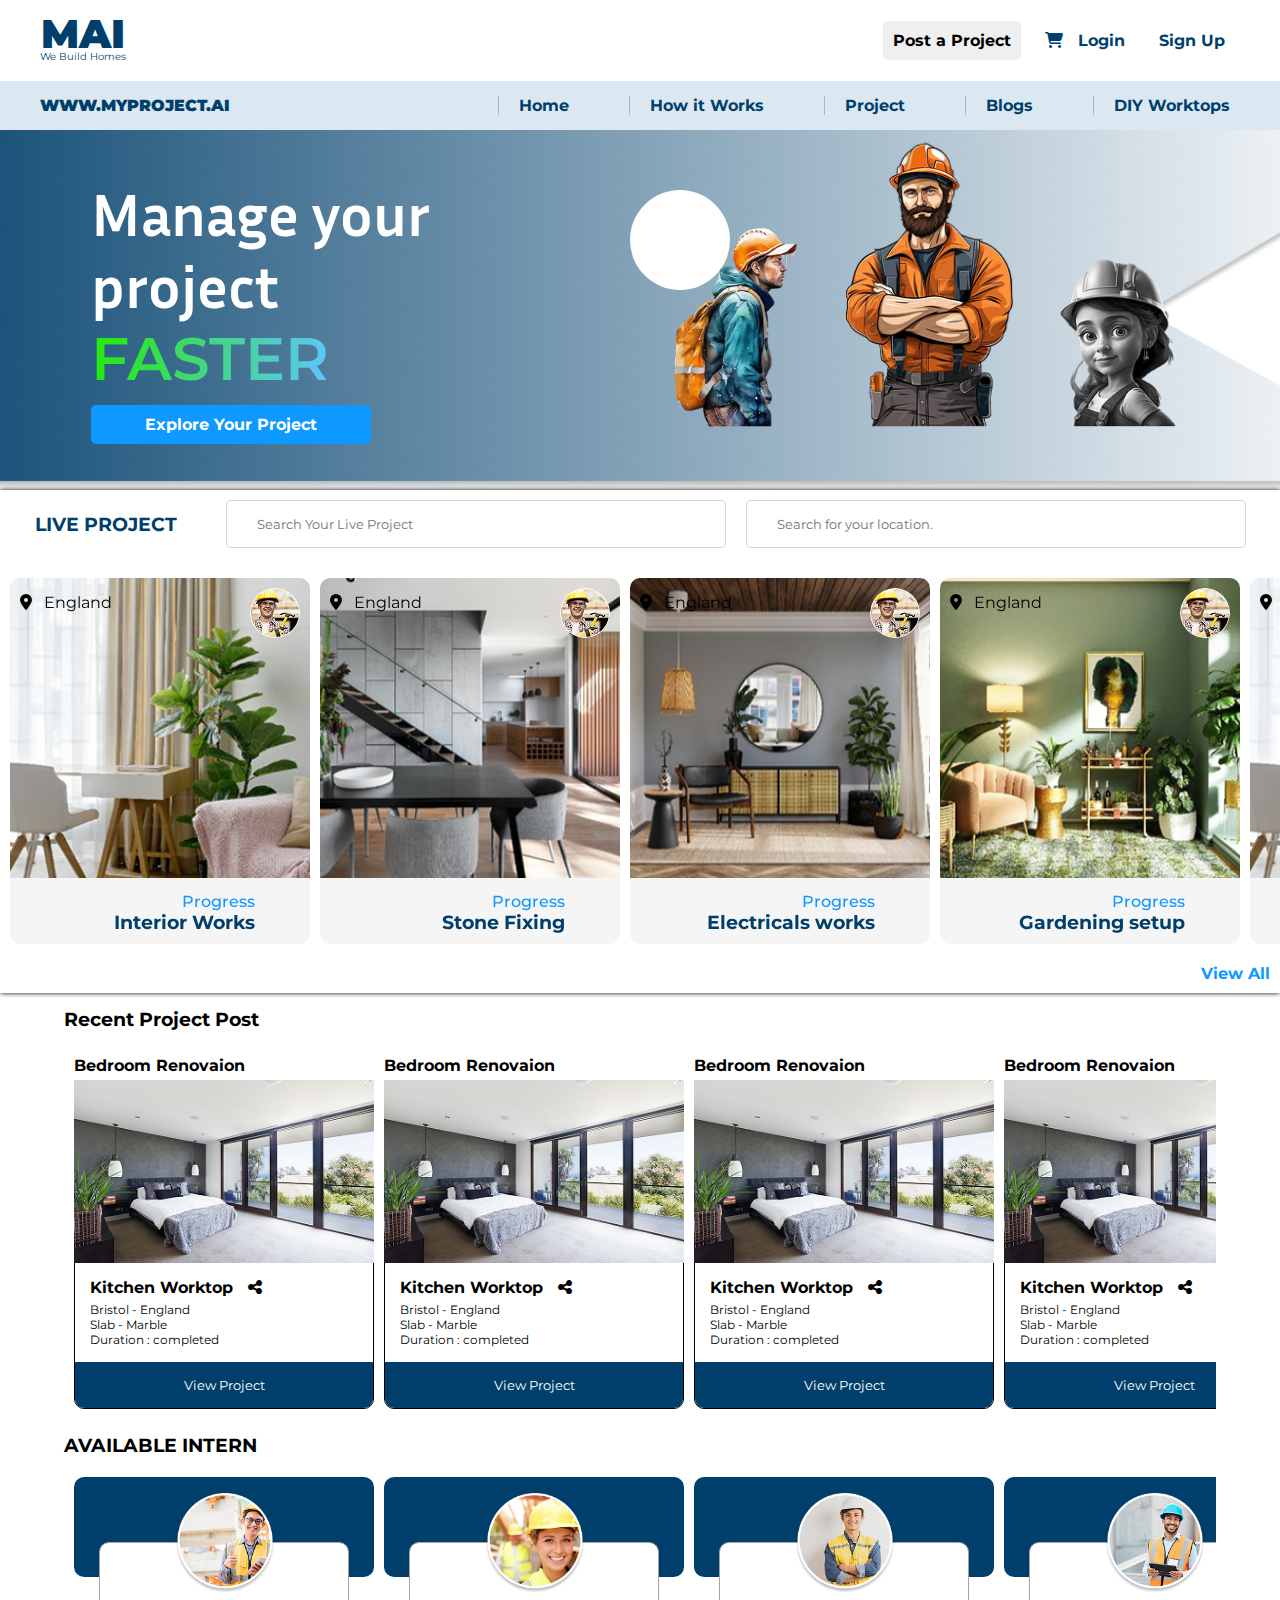
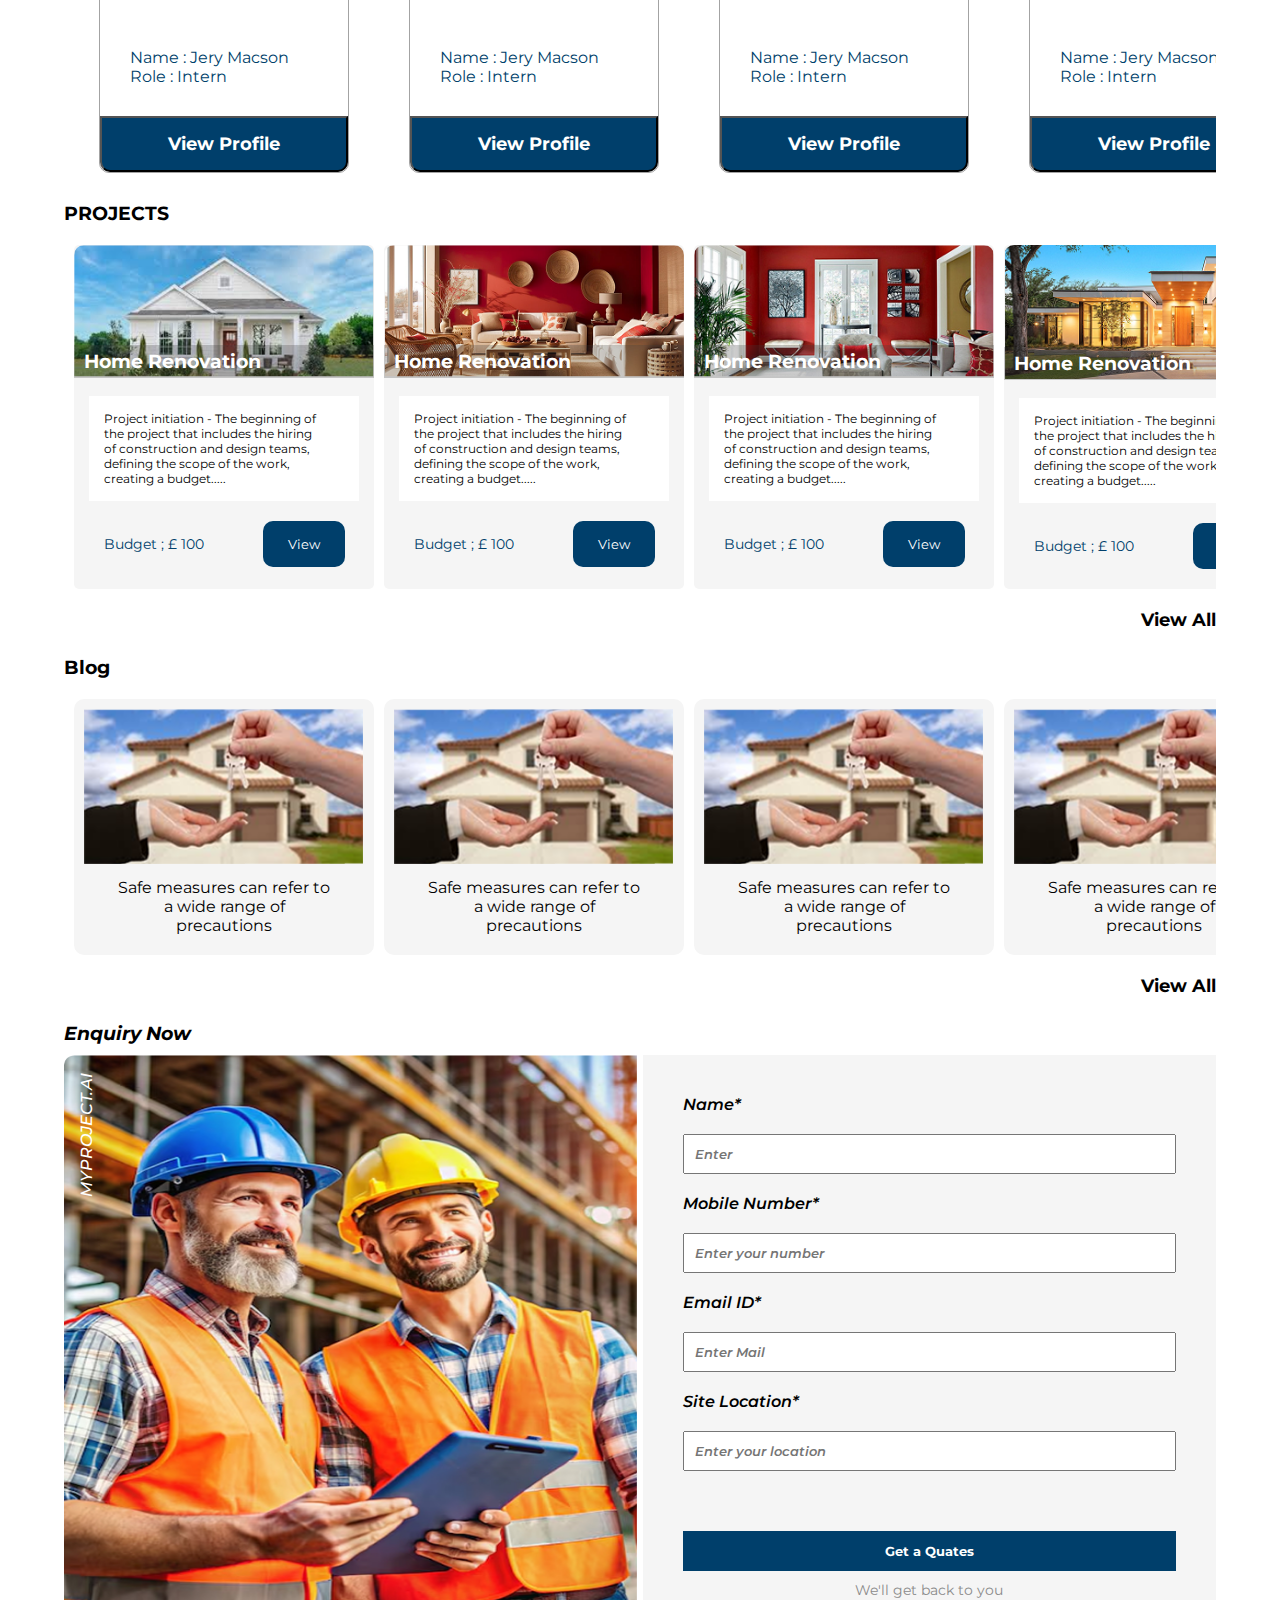
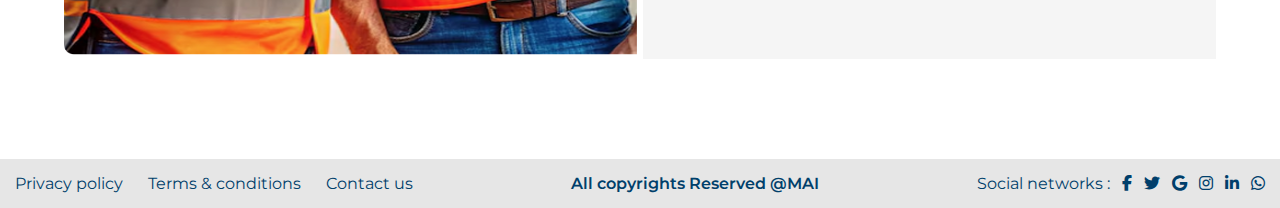
<file: index.html>
<!DOCTYPE html>
<html lang="en">
<head>
    <meta charset="UTF-8">
    <meta name="viewport" content="width=device-width, initial-scale=1.0">
    <title>Assessment's</title>
    <link rel="stylesheet" href="https://cdnjs.cloudflare.com/ajax/libs/font-awesome/6.7.2/css/all.min.css" integrity="sha512-Evv84Mr4kqVGRNSgIGL/F/aIDqQb7xQ2vcrdIwxfjThSH8CSR7PBEakCr51Ck+w+/U6swU2Im1vVX0SVk9ABhg==" crossorigin="anonymous" referrerpolicy="no-referrer" />
    <link rel="stylesheet" href="styles.css">
</head>
<body>
    <header class="header">
        <div class="top-head">
            <div class="logo">
                <h1>MAI</h1>
                <p>We Build Homes</p>
            </div>
            <div class="project-buttons">
                <a href="/pages/post-project.html">Post a Project</a>
                <button><i class="fa-solid fa-cart-shopping"></i> &nbsp; Login</button>
                <button>Sign Up</button>
            </div>
        </div>
        <div class="navbar">
            <div class="cname">WWW.MYPROJECT.AI</div>
            <div class="hamburger" onclick="toggleMenu()">☰</div>
            <nav class="navbar-menu">
                <ul style="list-style: none;">
                    <li><a href="/index.html">Home</a></li>
                    <li><a href="#">How it Works</a></li>
                    <li><a href="/pages/project.html">Project</a></li>
                    <li><a href="#">Blogs</a></li>
                    <li><a href="#">DIY Worktops</a></li>
                </ul>
            </nav>
        </div>
    </header>
    <main>
        <section class="hero-section">
            <div class="main-banner">
                <div class="circle">
                </div>
                <div class="hero-text">
                    <h1>Manage your project <span id="changing-text">FASTER</span></h1>
                    <a href="/pages/post-project.html"><button> Explore Your Project</button></a>
                </div>
                <div class="hero-img">
                    <!-- <img src="/assets/images/Screenshot_2024-08-05_153734-removebg-preview 1.png" alt=""> -->
                    <img src="/assets/images/Screenshot_2024-08-05_153734-removebg-preview 1.png" alt="">
                    <img src="/assets/images/image 124.png" alt="">
                    <img src="/assets/images/Group 4613.png" alt="">
                </div>
            </div>
        </section>
        <section class="live-projects">
            <div class="lproject-head">
                <h3>LIVE PROJECT</h3>
                <div class="inputs">
                    <input type="text" placeholder="Search Your Live Project">
                    <input type="text" placeholder="Search for your location.">
                </div>
            </div>
            <div class="carousel-live">
                <div class="lproject-card">
                    <img src="/assets/images/Rectangle 215.png" alt="Interior Works">
                    <div class="pcandl">
                        <p class="card-lo"><i class="fa-solid fa-location-dot"></i> &nbsp; England</p>
                        <img src="/assets/images/Ellipse 128.png" alt="project cordinator">
                    </div>
                    <div class="card-text">
                        <p>Progress</p>
                        <h3>Interior Works</h3>
                    </div>
                </div>
                <div class="lproject-card">
                    <img src="/assets/images/Rectangle 216.png" alt="Interior Works">
                    <div class="pcandl">
                        <p class="card-lo"><i class="fa-solid fa-location-dot"></i> &nbsp; England</p>
                        <img src="/assets/images/Ellipse 128.png" alt="project cordinator">
                    </div>
                    <div class="card-text">
                        <p>Progress</p>
                        <h3>Stone Fixing</h3>
                    </div>
                </div>
                <div class="lproject-card">
                    <img src="/assets/images/Rectangle 217.png" alt="Interior Works">
                    <div class="pcandl">
                        <p class="card-lo"><i class="fa-solid fa-location-dot"></i> &nbsp; England</p>
                        <img src="/assets/images/Ellipse 128.png" alt="project cordinator">
                    </div>
                    <div class="card-text">
                        <p>Progress</p>
                        <h3>Electricals works</h3>
                    </div>
                </div>
                <div class="lproject-card">
                    <img src="/assets/images/Rectangle 218.png" alt="Interior Works">
                    <div class="pcandl">
                        <p class="card-lo"><i class="fa-solid fa-location-dot"></i> &nbsp; England</p>
                        <img src="/assets/images/Ellipse 128.png" alt="project cordinator">
                    </div>
                    <div class="card-text">
                        <p>Progress</p>
                        <h3>Gardening setup</h3>
                    </div>
                </div>
                <div class="lproject-card">
                    <img src="/assets/images/Rectangle 215.png" alt="Interior Works">
                    <div class="pcandl">
                        <p class="card-lo"><i class="fa-solid fa-location-dot"></i> &nbsp; England</p>
                        <img src="/assets/images/Ellipse 128.png" alt="project cordinator">
                    </div>
                    <div class="card-text">
                        <p>Progress</p>
                        <h3>Interior Works</h3>
                    </div>
                </div>
                <div class="lproject-card">
                    <img src="/assets/images/Rectangle 216.png" alt="Interior Works">
                    <div class="pcandl">
                        <p class="card-lo"><i class="fa-solid fa-location-dot"></i> &nbsp; England</p>
                        <img src="/assets/images/Ellipse 128.png" alt="project cordinator">
                    </div>
                    <div class="card-text">
                        <p>Progress</p>
                        <h3>Stone Fixing</h3>
                    </div>
                </div>
                <div class="lproject-card">
                    <img src="/assets/images/Rectangle 217.png" alt="Interior Works">
                    <div class="pcandl">
                        <p class="card-lo"><i class="fa-solid fa-location-dot"></i> &nbsp; England</p>
                        <img src="/assets/images/Ellipse 128.png" alt="project cordinator">
                    </div>
                    <div class="card-text">
                        <p>Progress</p>
                        <h3>Electricals works</h3>
                    </div>
                </div>
                <div class="lproject-card">
                    <img src="/assets/images/Rectangle 218.png" alt="Interior Works">
                    <div class="pcandl">
                        <p class="card-lo"><i class="fa-solid fa-location-dot"></i> &nbsp; England</p>
                        <img src="/assets/images/Ellipse 128.png" alt="project cordinator">
                    </div>
                    <div class="card-text">
                        <p>Progress</p>
                        <h3>Gardening setup</h3>
                    </div>
                </div>
                <div class="lproject-card">
                    <img src="/assets/images/Rectangle 217.png" alt="Interior Works">
                    <div class="pcandl">
                        <p class="card-lo"><i class="fa-solid fa-location-dot"></i> &nbsp; England</p>
                        <img src="/assets/images/Ellipse 128.png" alt="project cordinator">
                    </div>
                    <div class="card-text">
                        <p>Progress</p>
                        <h3>Electricals works</h3>
                    </div>
                </div>
                <div class="lproject-card">
                    <img src="/assets/images/Rectangle 218.png" alt="Interior Works">
                    <div class="pcandl">
                        <p class="card-lo"><i class="fa-solid fa-location-dot"></i> &nbsp; England</p>
                        <img src="/assets/images/Ellipse 128.png" alt="project cordinator">
                    </div>
                    <div class="card-text">
                        <p>Progress</p>
                        <h3>Gardening setup</h3>
                    </div>
                </div>
                <div class="lproject-card">
                    <img src="/assets/images/Rectangle 215.png" alt="Interior Works">
                    <div class="pcandl">
                        <p class="card-lo"><i class="fa-solid fa-location-dot"></i> &nbsp; England</p>
                        <img src="/assets/images/Ellipse 128.png" alt="project cordinator">
                    </div>
                    <div class="card-text">
                        <p>Progress</p>
                        <h3>Interior Works</h3>
                    </div>
                </div>
                <div class="lproject-card">
                    <img src="/assets/images/Rectangle 216.png" alt="Interior Works">
                    <div class="pcandl">
                        <p class="card-lo"><i class="fa-solid fa-location-dot"></i> &nbsp; England</p>
                        <img src="/assets/images/Ellipse 128.png" alt="project cordinator">
                    </div>
                    <div class="card-text">
                        <p>Progress</p>
                        <h3>Stone Fixing</h3>
                    </div>
                </div>
                <div class="lproject-card">
                    <img src="/assets/images/Rectangle 217.png" alt="Interior Works">
                    <div class="pcandl">
                        <p class="card-lo"><i class="fa-solid fa-location-dot"></i> &nbsp; England</p>
                        <img src="/assets/images/Ellipse 128.png" alt="project cordinator">
                    </div>
                    <div class="card-text">
                        <p>Progress</p>
                        <h3>Electricals works</h3>
                    </div>
                </div>
                <div class="lproject-card">
                    <img src="/assets/images/Rectangle 218.png" alt="Interior Works">
                    <div class="pcandl">
                        <p class="card-lo"><i class="fa-solid fa-location-dot"></i> &nbsp; England</p>
                        <img src="/assets/images/Ellipse 128.png" alt="project cordinator">
                    </div>
                    <div class="card-text">
                        <p>Progress</p>
                        <h3>Gardening setup</h3>
                    </div>
                </div>
                <div class="lproject-card">
                    <img src="/assets/images/Rectangle 215.png" alt="Interior Works">
                    <div class="pcandl">
                        <p class="card-lo"><i class="fa-solid fa-location-dot"></i> &nbsp; England</p>
                        <img src="/assets/images/Ellipse 128.png" alt="project cordinator">
                    </div>
                    <div class="card-text">
                        <p>Progress</p>
                        <h3>Interior Works</h3>
                    </div>
                </div>
                <div class="lproject-card">
                    <img src="/assets/images/Rectangle 216.png" alt="Interior Works">
                    <div class="pcandl">
                        <p class="card-lo"><i class="fa-solid fa-location-dot"></i> &nbsp; England</p>
                        <img src="/assets/images/Ellipse 128.png" alt="project cordinator">
                    </div>
                    <div class="card-text">
                        <p>Progress</p>
                        <h3>Stone Fixing</h3>
                    </div>
                </div>
                <div class="lproject-card">
                    <img src="/assets/images/Rectangle 217.png" alt="Interior Works">
                    <div class="pcandl">
                        <p class="card-lo"><i class="fa-solid fa-location-dot"></i> &nbsp; England</p>
                        <img src="/assets/images/Ellipse 128.png" alt="project cordinator">
                    </div>
                    <div class="card-text">
                        <p>Progress</p>
                        <h3>Electricals works</h3>
                    </div>
                </div>
                <div class="lproject-card">
                    <img src="/assets/images/Rectangle 218.png" alt="Interior Works">
                    <div class="pcandl">
                        <p class="card-lo"><i class="fa-solid fa-location-dot"></i> &nbsp; England</p>
                        <img src="/assets/images/Ellipse 128.png" alt="project cordinator">
                    </div>
                    <div class="card-text">
                        <p>Progress</p>
                        <h3>Gardening setup</h3>
                    </div>
                </div>
                <div class="lproject-card">
                    <img src="/assets/images/Rectangle 217.png" alt="Interior Works">
                    <div class="pcandl">
                        <p class="card-lo"><i class="fa-solid fa-location-dot"></i> &nbsp; England</p>
                        <img src="/assets/images/Ellipse 128.png" alt="project cordinator">
                    </div>
                    <div class="card-text">
                        <p>Progress</p>
                        <h3>Electricals works</h3>
                    </div>
                </div>
                <div class="lproject-card">
                    <img src="/assets/images/Rectangle 218.png" alt="Interior Works">
                    <div class="pcandl">
                        <p class="card-lo"><i class="fa-solid fa-location-dot"></i> &nbsp; England</p>
                        <img src="/assets/images/Ellipse 128.png" alt="project cordinator">
                    </div>
                    <div class="card-text">
                        <p>Progress</p>
                        <h3>Gardening setup</h3>
                    </div>
                </div>
                
            </div>
            <div class="all">
                <a href="">View All</a>
            </div>
        </section>

        <section class="recent-projects">
            <div class="recent-head">
                <h3>Recent Project Post</h3>
            </div>
            <div class="carousel-recent">
                <div class="recent-card">
                    <h3>Bedroom Renovaion</h3>
                    <img src="/assets/images/Rectangle 220.png" alt="Interior Works">
                    <div class="recents">
                        <div class="recent-text">   
                            <div class="recent-pname">
                                <h3>Kitchen Worktop &nbsp; <i class="fa-solid fa-share-nodes"></i></h3>
                            </div>
                            <ul style="list-style-type: none; font-size:12px">
                                <li>Bristol - England</li>
                                <li>Slab - Marble</li>
                                <li>Duration : completed</li>
                            </ul>
                        </div>
                        <button>View Project</button>
                    </div>
                </div>
                <div class="recent-card">
                    <h3>Bedroom Renovaion</h3>
                    <img src="/assets/images/Rectangle 220.png" alt="Interior Works">
                    <div class="recents">
                        <div class="recent-text">   
                            <div class="recent-pname">
                                <h3>Kitchen Worktop &nbsp; <i class="fa-solid fa-share-nodes"></i></h3>
                            </div>
                            <ul style="list-style-type: none; font-size:12px">
                                <li>Bristol - England</li>
                                <li>Slab - Marble</li>
                                <li>Duration : completed</li>
                            </ul>
                        </div>
                        <button>View Project</button>
                    </div>
                </div>
                <div class="recent-card">
                    <h3>Bedroom Renovaion</h3>
                    <img src="/assets/images/Rectangle 220.png" alt="Interior Works">
                    <div class="recents">
                        <div class="recent-text">   
                            <div class="recent-pname">
                                <h3>Kitchen Worktop &nbsp; <i class="fa-solid fa-share-nodes"></i></h3>
                            </div>
                            <ul style="list-style-type: none; font-size:12px">
                                <li>Bristol - England</li>
                                <li>Slab - Marble</li>
                                <li>Duration : completed</li>
                            </ul>
                        </div>
                        <button>View Project</button>
                    </div>
                </div>
                <div class="recent-card">
                    <h3>Bedroom Renovaion</h3>
                    <img src="/assets/images/Rectangle 220.png" alt="Interior Works">
                    <div class="recents">
                        <div class="recent-text">   
                            <div class="recent-pname">
                                <h3>Kitchen Worktop &nbsp; <i class="fa-solid fa-share-nodes"></i></h3>
                            </div>
                            <ul style="list-style-type: none; font-size:12px">
                                <li>Bristol - England</li>
                                <li>Slab - Marble</li>
                                <li>Duration : completed</li>
                            </ul>
                        </div>
                        <button>View Project</button>
                    </div>
                </div>
                <div class="recent-card">
                    <h3>Bedroom Renovaion</h3>
                    <img src="/assets/images/Rectangle 220.png" alt="Interior Works">
                    <div class="recents">
                        <div class="recent-text">   
                            <div class="recent-pname">
                                <h3>Kitchen Worktop &nbsp; <i class="fa-solid fa-share-nodes"></i></h3>
                            </div>
                            <ul style="list-style-type: none; font-size:12px">
                                <li>Bristol - England</li>
                                <li>Slab - Marble</li>
                                <li>Duration : completed</li>
                            </ul>
                        </div>
                        <button>View Project</button>
                    </div>
                </div>
                <div class="recent-card">
                    <h3>Bedroom Renovaion</h3>
                    <img src="/assets/images/Rectangle 220.png" alt="Interior Works">
                    <div class="recents">
                        <div class="recent-text">   
                            <div class="recent-pname">
                                <h3>Kitchen Worktop &nbsp; <i class="fa-solid fa-share-nodes"></i></h3>
                            </div>
                            <ul style="list-style-type: none; font-size:12px">
                                <li>Bristol - England</li>
                                <li>Slab - Marble</li>
                                <li>Duration : completed</li>
                            </ul>
                        </div>
                        <button>View Project</button>
                    </div>
                </div>
                <div class="recent-card">
                    <h3>Bedroom Renovaion</h3>
                    <img src="/assets/images/Rectangle 220.png" alt="Interior Works">
                    <div class="recents">
                        <div class="recent-text">   
                            <div class="recent-pname">
                                <h3>Kitchen Worktop &nbsp; <i class="fa-solid fa-share-nodes"></i></h3>
                            </div>
                            <ul style="list-style-type: none; font-size:12px">
                                <li>Bristol - England</li>
                                <li>Slab - Marble</li>
                                <li>Duration : completed</li>
                            </ul>
                        </div>
                        <button>View Project</button>
                    </div>
                </div>
                
            </div>
        </section>

        
        <section class="interns">
            <div class="intern-head">
                <h3>AVAILABLE INTERN</h3>
            </div>
            <div class="carousel-intern">
                <div class="intern-card">
                    <div class="intern-member-card">
                        <img src="/assets/images//Ellipse 137.png" alt="">
                        <ul style="list-style-type: none;">
                            <li>Name : Jery Macson</li>
                            <li>Role : Intern</li>
                        </ul>
                        <button>View Profile</button>
                    </div>
                </div>
                <div class="intern-card">
                    <div class="intern-member-card">
                        <img src="/assets/images//Ellipse 137 (1).png" alt="">
                        <ul style="list-style-type: none;">
                            <li>Name : Jery Macson</li>
                            <li>Role : Intern</li>
                        </ul>
                        <button>View Profile</button>
                    </div>
                </div>
                <div class="intern-card">
                    <div class="intern-member-card">
                        <img src="/assets/images//Ellipse 137 (2).png" alt="">
                        <ul style="list-style-type: none;">
                            <li>Name : Jery Macson</li>
                            <li>Role : Intern</li>
                        </ul>
                        <button>View Profile</button>
                    </div>
                </div>
                <div class="intern-card">
                    <div class="intern-member-card">
                        <img src="/assets/images//Ellipse 137 (3).png" alt="">
                        <ul style="list-style-type: none;">
                            <li>Name : Jery Macson</li>
                            <li>Role : Intern</li>
                        </ul>
                        <button>View Profile</button>
                    </div>
                </div>
                <div class="intern-card">
                    <div class="intern-member-card">
                        <img src="/assets/images//Ellipse 137.png" alt="">
                        <ul style="list-style-type: none;">
                            <li>Name : Jery Macson</li>
                            <li>Role : Intern</li>
                        </ul>
                        <button>View Profile</button>
                    </div>
                </div>
                <div class="intern-card">
                    <div class="intern-member-card">
                        <img src="/assets/images//Ellipse 137 (1).png" alt="">
                        <ul style="list-style-type: none;">
                            <li>Name : Jery Macson</li>
                            <li>Role : Intern</li>
                        </ul>
                        <button>View Profile</button>
                    </div>
                </div>
                <div class="intern-card">
                    <div class="intern-member-card">
                        <img src="/assets/images//Ellipse 137 (2).png" alt="">
                        <ul style="list-style-type: none;">
                            <li>Name : Jery Macson</li>
                            <li>Role : Intern</li>
                        </ul>
                        <button>View Profile</button>
                    </div>
                </div>
                <div class="intern-card">
                    <div class="intern-member-card">
                        <img src="/assets/images//Ellipse 137 (3).png" alt="">
                        <ul style="list-style-type: none;">
                            <li>Name : Jery Macson</li>
                            <li>Role : Intern</li>
                        </ul>
                        <button>View Profile</button>
                    </div>
                </div>
            
            </div>
        </section>

        <section class="projects">
            <div class="project-head">
                <h3>PROJECTS</h3>
            </div>
            <div class="carousel-project">
                <div class="project-card">
                    <div class="project-img">
                        <img src="/assets/images/Rectangle 3580.png" alt="">
                        <h3>Home Renovation</h3>
                    </div>
                    <p class="project-desc">
                        Project initiation - The beginning of <br> the project that includes the hiring <br> of construction and design teams, <br> defining the scope of the work, <br> creating a budget.....
                    </p>
                    <div class="project-budget-view">
                        <p>Budget ;  £ 100</p>
                        <button>View</button>
                    </div>
                </div>
                <div class="project-card">
                    <div class="project-img">
                        <img src="/assets/images/Rectangle 3580 (1).png" alt="">
                        <h3>Home Renovation</h3>
                    </div>
                    <p class="project-desc">
                        Project initiation - The beginning of <br> the project that includes the hiring <br> of construction and design teams, <br> defining the scope of the work, <br> creating a budget.....
                    </p>
                    <div class="project-budget-view">
                        <p>Budget ;  £ 100</p>
                        <button>View</button>
                    </div>
                </div>
                <div class="project-card">
                    <div class="project-img">
                        <img src="/assets/images/Rectangle 3580 (2).png" alt="">
                        <h3>Home Renovation</h3>
                    </div>
                    <p class="project-desc">
                        Project initiation - The beginning of <br> the project that includes the hiring <br> of construction and design teams, <br> defining the scope of the work, <br> creating a budget.....
                    </p>
                    <div class="project-budget-view">
                        <p>Budget ;  £ 100</p>
                        <button>View</button>
                    </div>
                </div>
                <div class="project-card">
                    <div class="project-img">
                        <img src="/assets/images/Rectangle 3580 (3).png" alt="">
                        <h3>Home Renovation</h3>
                    </div>
                    <p class="project-desc">
                        Project initiation - The beginning of <br> the project that includes the hiring <br> of construction and design teams, <br> defining the scope of the work, <br> creating a budget.....
                    </p>
                    <div class="project-budget-view">
                        <p>Budget ;  £ 100</p>
                        <button>View</button>
                    </div>
                </div>
                <div class="project-card">
                    <div class="project-img">
                        <img src="/assets/images/Rectangle 3580.png" alt="">
                        <h3>Home Renovation</h3>
                    </div>
                    <p class="project-desc">
                        Project initiation - The beginning of <br> the project that includes the hiring <br> of construction and design teams, <br> defining the scope of the work, <br> creating a budget.....
                    </p>
                    <div class="project-budget-view">
                        <p>Budget ;  £ 100</p>
                        <button>View</button>
                    </div>
                </div>
                <div class="project-card">
                    <div class="project-img">
                        <img src="/assets/images/Rectangle 3580 (3).png" alt="">
                        <h3>Home Renovation</h3>
                    </div>
                    <p class="project-desc">
                        Project initiation - The beginning of <br> the project that includes the hiring <br> of construction and design teams, <br> defining the scope of the work, <br> creating a budget.....
                    </p>
                    <div class="project-budget-view">
                        <p>Budget ;  £ 100</p>
                        <button>View</button>
                    </div>
                </div>
                <div class="project-card">
                    <div class="project-img">
                        <img src="/assets/images/Rectangle 3580.png" alt="">
                        <h3>Home Renovation</h3>
                    </div>
                    <p class="project-desc">
                        Project initiation - The beginning of <br> the project that includes the hiring <br> of construction and design teams, <br> defining the scope of the work, <br> creating a budget.....
                    </p>
                    <div class="project-budget-view">
                        <p>Budget ;  £ 100</p>
                        <button>View</button>
                    </div>
                </div>
            </div>
            <div class="all-project">
                <a href="">View All</a>
            </div>
        </section>
        <section class="blog">
            <div class="blog-head">
                <h3>Blog</h3>
            </div>
            <div class="carousel-blog">
                <div class="blog-card">
                    <div class="blog-img">
                        <img src="/assets/images/Rectangle 262.png" alt="">
                        <p class="blog-desc">Safe measures can refer to <br> a wide range of <br> precautions</p>
                    </div>
                </div>
                <div class="blog-card">
                    <div class="blog-img">
                        <img src="/assets/images/Rectangle 262.png" alt="">
                        <p class="blog-desc">Safe measures can refer to <br> a wide range of <br> precautions</p>
                    </div>
                </div>
                <div class="blog-card">
                    <div class="blog-img">
                        <img src="/assets/images/Rectangle 262.png" alt="">
                        <p class="blog-desc">Safe measures can refer to <br> a wide range of <br> precautions</p>
                    </div>
                </div>
                <div class="blog-card">
                    <div class="blog-img">
                        <img src="/assets/images/Rectangle 262.png" alt="">
                        <p class="blog-desc">Safe measures can refer to <br> a wide range of <br> precautions</p>
                    </div>
                </div>
                <div class="blog-card">
                    <div class="blog-img">
                        <img src="/assets/images/Rectangle 262.png" alt="">
                        <p class="blog-desc">Safe measures can refer to <br> a wide range of <br> precautions</p>
                    </div>
                </div>
                <div class="blog-card">
                    <div class="blog-img">
                        <img src="/assets/images/Rectangle 262.png" alt="">
                        <p class="blog-desc">Safe measures can refer to <br> a wide range of <br> precautions</p>
                    </div>
                </div>
                
            </div>
            <div class="all-blog">
                <a href="">View All</a>
            </div>
        </section>
        <section class="enquiry">
            <div class="enquiry-head">
                <h3 style="font-style: italic;">Enquiry Now</h3>
            </div>
            <div class="enquiry-contact">
                <div class="enquiry-img">
                    <img src="/assets/images/image.png" alt="">
                    <h4>MYPROJECT.AI</h4>
                </div>
                <div class="enquiry-form">
                    <form action="">
                        <label for="name">Name*</label>
                        <input type="text" placeholder="Enter" required>
                        <label for="number">Mobile Number*</label>
                        <input type="number" placeholder="Enter your number" required>
                        <label for="mail">Email ID*</label>
                        <input type="email" placeholder="Enter Mail" required>
                        <label for="location">Site Location*</label>
                        <input type="text" placeholder="Enter your location" required>
                        <button class="button">Get a Quates</button>
                        <p>We'll get back to you</p>
                    </form>
                </div>
            </div>
        </section>
        <footer>
            <div class="footer-section">
                <ul>
                    <li>Privacy policy</li>
                    <li>Terms & conditions</li>
                    <li>Contact us</li>
                </ul>
                <div class="copy-rights">
                    <p>All copyrights Reserved @MAI</p>
                </div>
                <div class="social-media">
                    <p>Social networks : &nbsp; <i class="fa-brands fa-facebook-f"></i> &nbsp; <i class="fa-brands fa-twitter"></i> &nbsp; <i class="fa-brands fa-google"></i> &nbsp; <i class="fa-brands fa-instagram"></i> &nbsp; <i class="fa-brands fa-linkedin-in"></i> &nbsp; <i class="fa-brands fa-whatsapp"></i></p>
                </div>
            </div>
        </footer>
    </main>
    <script src="/script.js"></script>
</body>
</html>
</file>
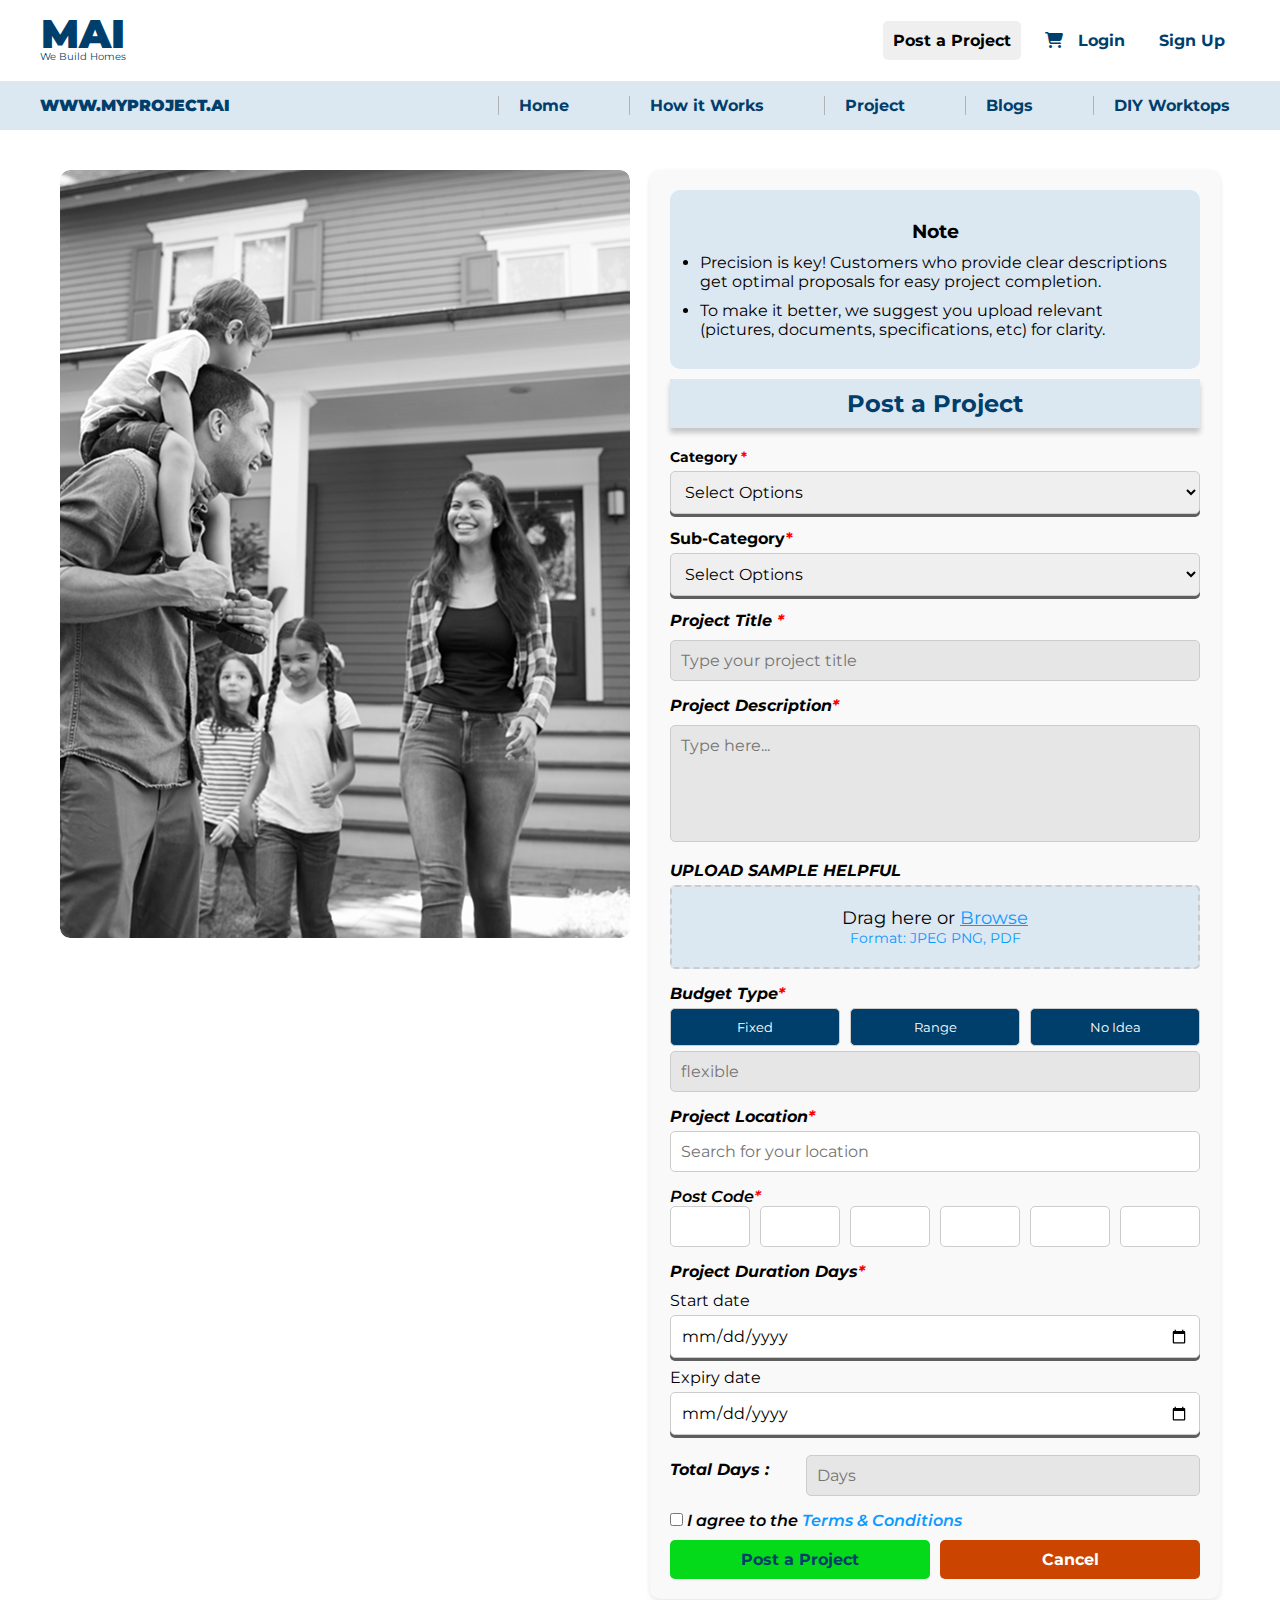
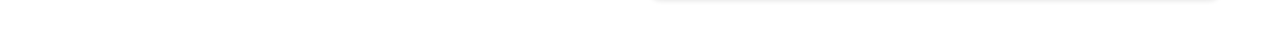
<file: pages/post-project.html>
<!DOCTYPE html>
<html lang="en">
<head>
    <meta charset="UTF-8">
    <meta name="viewport" content="width=device-width, initial-scale=1.0">
    <title>Project Management</title>
    <style>
        
        
        .container {
            max-width: 1200px;
            margin: 20px auto;
            padding: 20px;
            display: flex;
            gap: 20px;
        }

        .image-section img {
            max-width: 100%;
            height: auto;
            border-radius: 10px;
        }

        .form-section {
            flex: 1;
            background: #f9f9f9;
            padding: 20px;
            border-radius: 10px;
            box-shadow: 0 2px 5px rgba(0, 0, 0, 0.1);
        }

        .form-section h2 {
            margin-bottom: 20px;
            color: #0047AB;
        }

        .form-group {
            margin-bottom: 15px;
        }

        .form-group label {
            display: block;
            margin-bottom: 5px;
            font-weight: bold;
        }

        .form-group input, .form-group select, .form-group textarea {
            width: 100%;
            padding: 10px;
            border: 1px solid #ccc;
            border-radius: 5px;
            font-size: 1rem;
        }

        .form-group textarea {
            resize: none;
        }

        .file-input {
            border: 2px dashed #ccc;
            padding: 20px;
            text-align: center;
            color: #aaa;
            cursor: pointer;
            border-radius: 5px;
        }

        .budget-type {
            display: flex;
            gap: 10px;
        }

        .budget-type button {
            flex: 1;
            padding: 10px;
            border: 1px solid #ccc;
            background: #fff;
            cursor: pointer;
            border-radius: 5px;
        }

        .budget-type button.active {
            background: #00ab11;
            color: white;
            border-color: #0047AB;
        }

        .form-actions {
            display: flex;
            gap: 10px;
            justify-content: space-between;
        }

        .form-actions button {
            flex: 1;
            padding: 10px;
            border: none;
            cursor: pointer;
            font-size: 1rem;
            border-radius: 5px;
        }

        .form-actions .submit {
            background-color: #05da1a;
            color: #003F6B;
            font-weight: 700;
        }

        .form-actions .submit:hover {
            background-color: #00D279;
        }

        .form-actions .cancel {
            background-color: #CB4500;
            font-weight: 700;
            color: #fff;
        }

        .form-actions .cancel:hover {
            background-color: #8d2f00;
        }
    </style>
    <link rel="stylesheet" href="https://cdnjs.cloudflare.com/ajax/libs/font-awesome/6.7.2/css/all.min.css" integrity="sha512-Evv84Mr4kqVGRNSgIGL/F/aIDqQb7xQ2vcrdIwxfjThSH8CSR7PBEakCr51Ck+w+/U6swU2Im1vVX0SVk9ABhg==" crossorigin="anonymous" referrerpolicy="no-referrer" />
    <link rel="stylesheet" href="/styles.css">
</head>
<body>
    <header class="header">
        <div class="top-head">
            <div class="logo">
                <h1>MAI</h1>
                <p>We Build Homes</p>
            </div>
            <div class="project-buttons">
                <a href="/pages/post-project.html">Post a Project</a>
                <button><i class="fa-solid fa-cart-shopping"></i> &nbsp; Login</button>
                <button>Sign Up</button>
            </div>
        </div>
        <div class="navbar">
            <div class="cname">WWW.MYPROJECT.AI</div>
            <div class="hamburger" onclick="toggleMenu()">☰</div>
            <nav class="navbar-menu">
                <ul style="list-style: none;">
                    <li><a href="/index.html">Home</a></li>
                    <li><a href="#">How it Works</a></li>
                    <li><a href="/pages/project.html">Project</a></li>
                    <li><a href="#">Blogs</a></li>
                    <li><a href="#">DIY Worktops</a></li>
                </ul>
            </nav>
        </div>
    </header>

    <div class="container">
        <div class="image-section">
            <img src="/assets/images/Rectangle 3391.png" alt="Family Image">
        </div>
        <div class="form-section">
            <div class="notes">
                <h3>Note</h3>
                <ul>
                    <li><p>Precision is key! Customers who provide clear descriptions get optimal proposals for easy project completion.</p></li>
                    <li><p>To make it better, we suggest you upload relevant (pictures, documents, specifications, etc) for clarity.</p></li>
                </ul>
            </div>
            <div class="post-head">
                <h2>Post a Project</h2>
            </div>
            <div class="form-group">
                <label for="category" class="category">Category <span class="red">*</span> </label>
                <select id="category">
                    <option value="">Select Options</option>
                    <option value="1">Option 1</option>
                    <option value="2">Option 2</option>
                </select>
            </div>
            <div class="form-group">
                <label for="sub-category" class="sub-cat">Sub-Category<span class="red">*</span></label>
                <select id="sub-category">
                    <option value="">Select Options</option>
                    <option value="1">Option A</option>
                    <option value="2">Option B</option>
                </select>
            </div>
            <div class="form-group">
                <label for="title">Project Title <span class="red">*</span></label>
                <input type="text" id="title" placeholder="Type your project title">
            </div>
            <div class="form-group">
                <label for="description">Project Description<span class="red">*</span></label>
                <textarea id="description" rows="5" placeholder="Type here..."></textarea>
            </div>
            <div class="form-group">
                <label>UPLOAD SAMPLE HELPFUL</label>
                <div class="file-input">Drag here or <a href="#">Browse</a> <br><p>Format: JPEG PNG, PDF</p></div>
            </div>
            <div class="form-group">
                <label>Budget Type<span class="red">*</span></label>
                <div class="budget-type">
                    <button id="fixed" onclick="selectBudgetType('fixed')">Fixed</button>
                    <button id="range" onclick="selectBudgetType('range')">Range</button>
                    <button id="no-idea" onclick="selectBudgetType('no-idea')">No Idea</button>
                </div>
                <input type="text" id="flexible" placeholder="flexible" readonly>
            </div>
            <div class="form-group">
                <label for="location">Project Location<span class="red">*</span></label>
                <input type="text" id="location" placeholder="Search for your location">
            </div>

            <label for="postcode" >Post Code<span class="red">*</span></label>
            <div class="form-group code">
                <input type="text" id="postcode" maxlength="1">
                <input type="text" id="postcode" maxlength="1">
                <input type="text" id="postcode" maxlength="1">
                <input type="text" id="postcode" maxlength="1">
                <input type="text" id="postcode" maxlength="1">
                <input type="text" id="postcode" maxlength="1">
            </div>
            <div class="form-group">
                <label>Project Duration Days<span class="red">*</span></label>
                <div >
                    <p style="margin-top: 10px;">Start date</p>
                    <input style="margin-top: 5px; box-shadow: 0 3px rgb(94, 94, 94);" type="date" id="start-date">
                    <p style="margin-top: 10px;">Expiry date</p>
                    <input style="margin-top: 5px;  box-shadow: 0 3px rgb(94, 94, 94);" type="date" id="end-date">
                </div>
            </div>
            <div class="form-group" style="display: flex; justify-content:space-around; gap:20px">
                <label style="width: 30%;" for="total-days">Total Days :</label>
                <input type="text" id="total-days" placeholder="Days" readonly>
            </div>
            <div class="form-term">
                <input type="checkbox" id="terms">
                <label for="terms">I agree to the <a href="#" style="text-decoration: none; color:#0D99FF">Terms & Conditions</a></label>
            </div>
            <div class="form-actions">
                <button class="submit" type="sumbit">Post a Project</button>
                <button class="cancel">Cancel</button>
            </div>
        </div>
    </div>
    <script src="/script.js"></script>
</body>
</html>
</file>
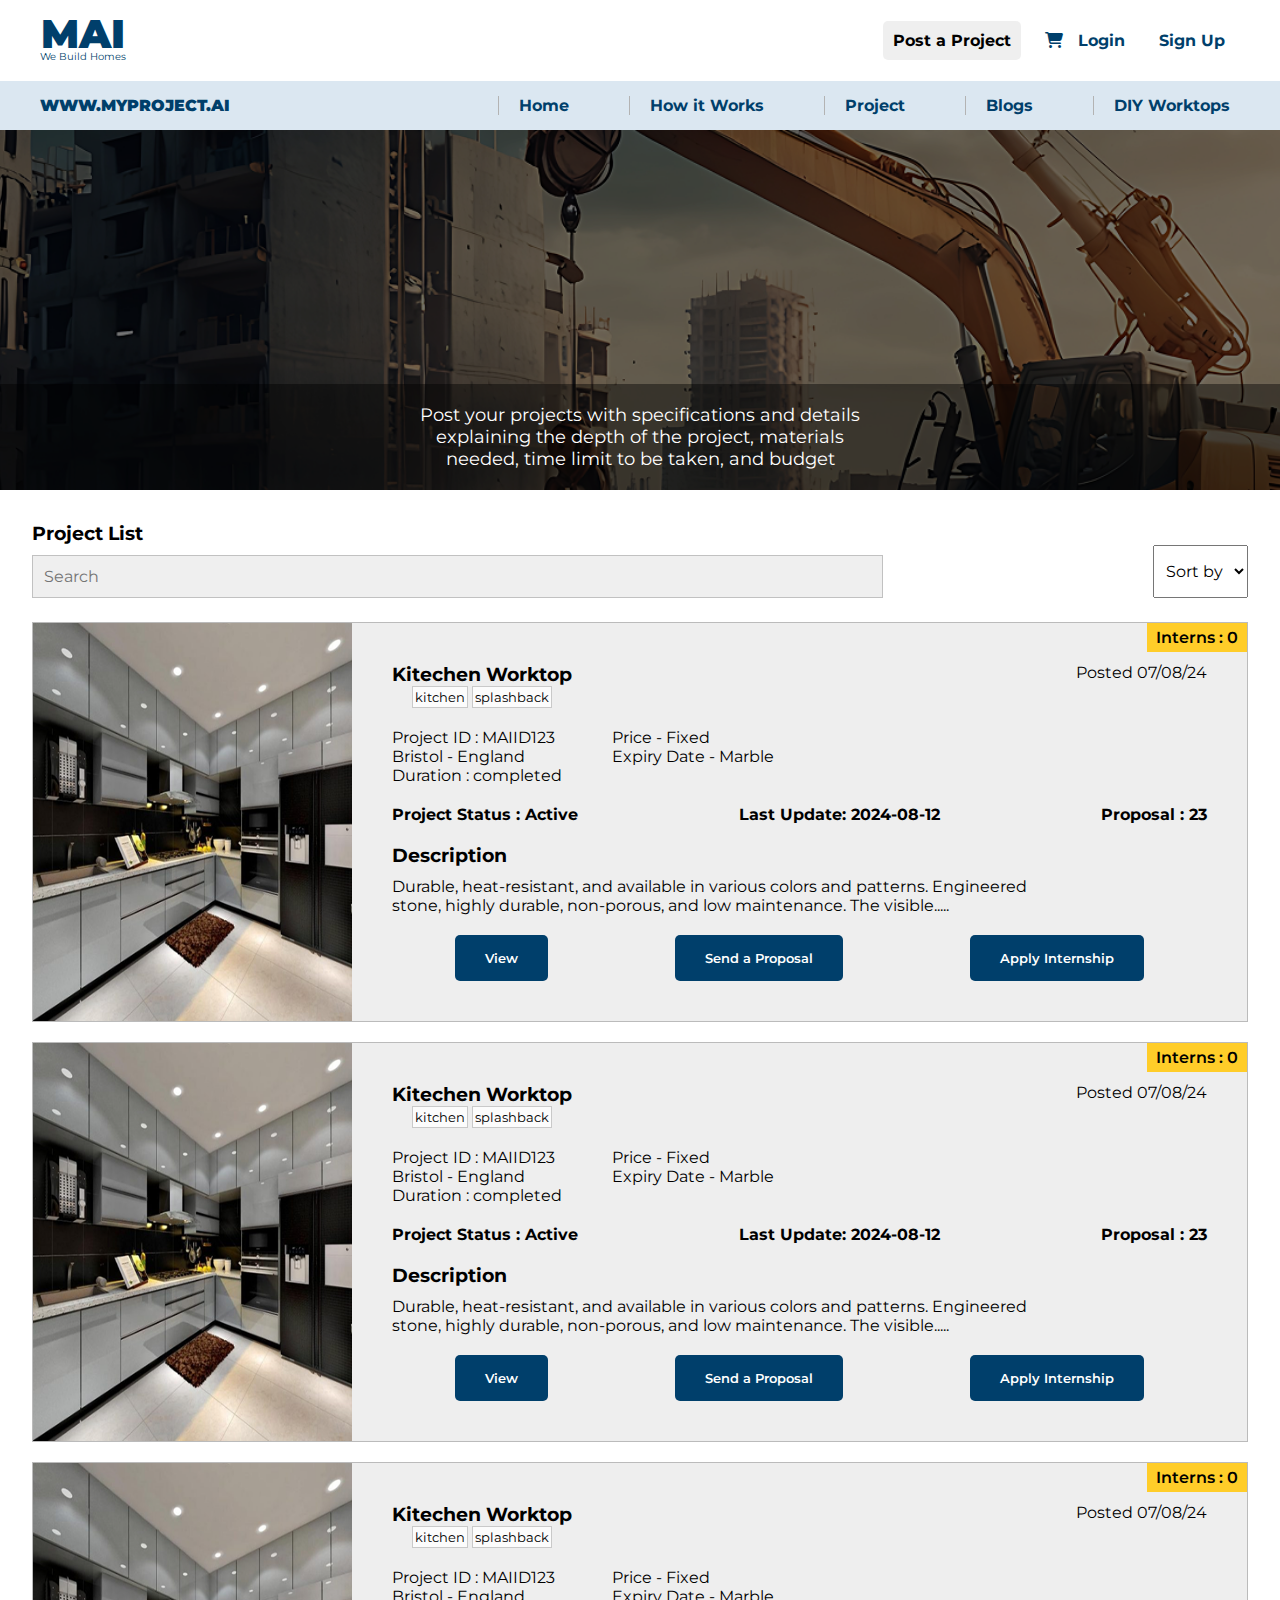
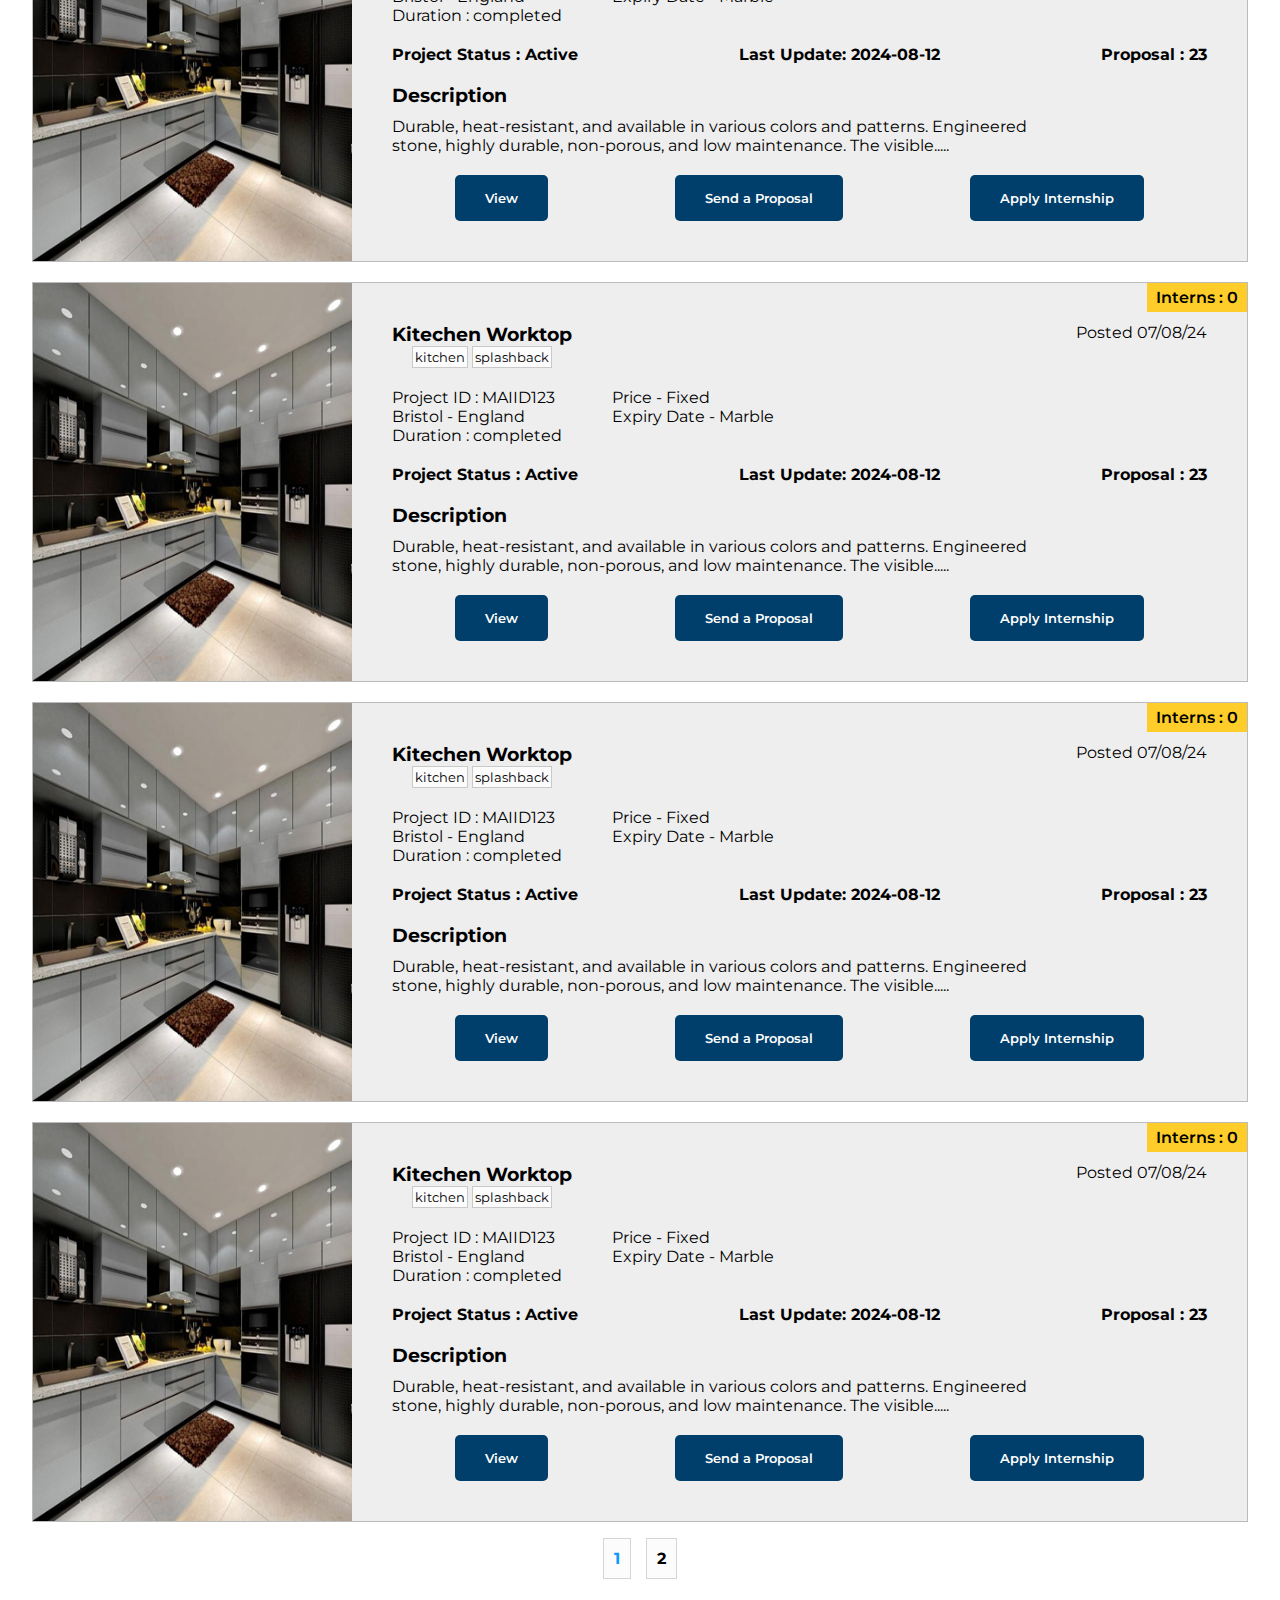
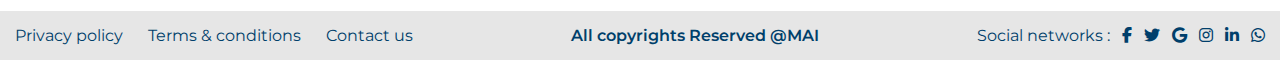
<file: pages/project.html>
<!DOCTYPE html>
<html lang="en">
<head>
    <meta charset="UTF-8">
    <meta name="viewport" content="width=device-width, initial-scale=1.0">
    <title>Project List</title>
    <style>
        
        .content {
            padding: 2rem;
        }

        .content .search-sort {
            display: flex;
            justify-content: space-between;
            margin-bottom: 1.5rem;
        }

        .content input[type="text"] {
            width: 70%;
            padding: 0.7rem;
            font-size: 1rem;
        }

        .content select {
            padding: 0.5rem;
            font-size: 1rem;
        }

        .project-card {
            background: white;
            border: 1px solid #ddd;
            margin-bottom: 1rem;
            border-radius: 8px;
            overflow: hidden;
        }

        .project-card img {
            width: 100%;
            height: 200px;
            object-fit: cover;
        }

        .project-card .details {
            padding: 1rem;
        }

        .project-card h2 {
            font-size: 1.2rem;
            margin-bottom: 0.5rem;
        }

        .project-card p {
            margin-bottom: 0.5rem;
            font-size: 0.9rem;
            color: #666;
        }

        .project-card .buttons {
            display: flex;
            gap: 0.5rem;
        }

        .project-card button {
            flex: 1;
            padding: 0.5rem;
            border: none;
            border-radius: 4px;
            font-size: 0.9rem;
            cursor: pointer;
        }

        .project-card .view-btn {
            background: #0056b3;
            color: white;
        }

        .project-card .proposal-btn {
            background: #f0ad4e;
            color: white;
        }

        .project-card .internship-btn {
            background: #5cb85c;
            color: white;
        }

        .pagination {
            display: flex;
            justify-content: center;
            gap: 0.5rem;
            margin-top: 1rem;
        }

        .pagination button {
            padding: 0.5rem 1rem;
            border: 1px solid #ddd;
            background: white;
            cursor: pointer;
        }

        .pagination button.active {
            background: #0056b3;
            color: white;
        }

        @media (max-width: 768px) {
            .content .search-sort {
                flex-direction: column;
                gap: 1rem;
            }

            .content input[type="text"] {
                width: 100%;
            }
        }
    </style>
    <link rel="stylesheet" href="https://cdnjs.cloudflare.com/ajax/libs/font-awesome/6.7.2/css/all.min.css" integrity="sha512-Evv84Mr4kqVGRNSgIGL/F/aIDqQb7xQ2vcrdIwxfjThSH8CSR7PBEakCr51Ck+w+/U6swU2Im1vVX0SVk9ABhg==" crossorigin="anonymous" referrerpolicy="no-referrer" />
    <link rel="stylesheet" href="/styles.css">
</head>
<body>
    <header class="header">
        <div class="top-head">
            <div class="logo">
                <h1>MAI</h1>
                <p>We Build Homes</p>
            </div>
            <div class="project-buttons">
                <a href="/pages/post-project.html">Post a Project</a>
                <button><i class="fa-solid fa-cart-shopping"></i> &nbsp; Login</button>
                <button>Sign Up</button>
            </div>
        </div>
        <div class="navbar">
            <div class="cname">WWW.MYPROJECT.AI</div>
            <div class="hamburger" onclick="toggleMenu()">☰</div>
            <nav class="navbar-menu">
                <ul style="list-style: none;">
                    <li><a href="/index.html">Home</a></li>
                    <li><a href="#">How it Works</a></li>
                    <li><a href="/pages/project.html">Project</a></li>
                    <li><a href="#">Blogs</a></li>
                    <li><a href="#">DIY Worktops</a></li>
                </ul>
            </nav>
        </div>
    </header>
    <section class="hero-section">
        <div class="main-banner-project">
            <div class="hero-text1">
                <p>Post your projects with specifications and details explaining the depth of the project, materials needed, time limit to be taken, and budget</p>
            </div>
        </section>
    </main>
    <div class="content">
        <h3>Project List</h3>
        <div class="search-sort">
            <input type="text" id="searchInput" placeholder="Search">
            <select id="sortSelect">
                <option value="">Sort by</option>
                <option value="price">Price</option>
                <option value="date">Date</option>
            </select>
        </div>
        
        <div id="projectList">
            <div class="listed-project">
                <p class="intern">Interns : 0</p>
                <div class="p-img">
                    <img src="/assets/images/Rectangle 3741.png" alt="">
                </div>
                <div class="p-desc">
                    <div class="p-name">
                        <div class="p-name-detail">
                            <h3>Kitechen Worktop</h3>
                            <button>kitchen</button>
                            <button>splashback</button>
                        </div>
                        <div class="p-posted">Posted 07/08/24</div>
                    </div>
                    <div class="p-detail">
                        <div class="detail1">
                            <ul style="list-style-type: none;">
                                <li>Project ID : MAIID123</li>
                                <li>Bristol - England</li>
                                <li>Duration : completed</li>
                            </ul>
                        </div>
                        <div class="detail2">
                            <ul style="list-style: none;">
                                <li>Price - Fixed</li>
                                <li>Expiry Date - Marble</li>
                            </ul>
                        </div>
                    </div>
                    <div class="p-status">
                        <h4>Project Status : Active</h4>
                        <h4>Last Update: 2024-08-12</h4>
                        <h4>Proposal : 23</h4>
                    </div>
                    <div class="pr-desc">
                        <h3>Description</h3>
                        <p>Durable, heat-resistant, and available in various colors and patterns. Engineered stone, highly durable, non-porous, and low maintenance. The visible.....</p>
                    </div>
                    <div class="desc-button">
                        <button>View</button>
                        <button>Send a Proposal</button>
                        <button>Apply Internship</button>
                    </div>
                </div>
            </div>
            <div class="listed-project">
                <p class="intern">Interns : 0</p>
                <div class="p-img">
                    <img src="/assets/images/Rectangle 3741.png" alt="">
                </div>
                <div class="p-desc">
                    <div class="p-name">
                        <div class="p-name-detail">
                            <h3>Kitechen Worktop</h3>
                            <button>kitchen</button>
                            <button>splashback</button>
                        </div>
                        <div class="p-posted">Posted 07/08/24</div>
                    </div>
                    <div class="p-detail">
                        <div class="detail1">
                            <ul style="list-style-type: none;">
                                <li>Project ID : MAIID123</li>
                                <li>Bristol - England</li>
                                <li>Duration : completed</li>
                            </ul>
                        </div>
                        <div class="detail2">
                            <ul style="list-style: none;">
                                <li>Price - Fixed</li>
                                <li>Expiry Date - Marble</li>
                            </ul>
                        </div>
                    </div>
                    <div class="p-status">
                        <h4>Project Status : Active</h4>
                        <h4>Last Update: 2024-08-12</h4>
                        <h4>Proposal : 23</h4>
                    </div>
                    <div class="pr-desc">
                        <h3>Description</h3>
                        <p>Durable, heat-resistant, and available in various colors and patterns. Engineered stone, highly durable, non-porous, and low maintenance. The visible.....</p>
                    </div>
                    <div class="desc-button">
                        <button>View</button>
                        <button>Send a Proposal</button>
                        <button>Apply Internship</button>
                    </div>
                </div>
            </div>
            <div class="listed-project">
                <p class="intern">Interns : 0</p>
                <div class="p-img">
                    <img src="/assets/images/Rectangle 3741.png" alt="">
                </div>
                <div class="p-desc">
                    <div class="p-name">
                        <div class="p-name-detail">
                            <h3>Kitechen Worktop</h3>
                            <button>kitchen</button>
                            <button>splashback</button>
                        </div>
                        <div class="p-posted">Posted 07/08/24</div>
                    </div>
                    <div class="p-detail">
                        <div class="detail1">
                            <ul style="list-style-type: none;">
                                <li>Project ID : MAIID123</li>
                                <li>Bristol - England</li>
                                <li>Duration : completed</li>
                            </ul>
                        </div>
                        <div class="detail2">
                            <ul style="list-style: none;">
                                <li>Price - Fixed</li>
                                <li>Expiry Date - Marble</li>
                            </ul>
                        </div>
                    </div>
                    <div class="p-status">
                        <h4>Project Status : Active</h4>
                        <h4>Last Update: 2024-08-12</h4>
                        <h4>Proposal : 23</h4>
                    </div>
                    <div class="pr-desc">
                        <h3>Description</h3>
                        <p>Durable, heat-resistant, and available in various colors and patterns. Engineered stone, highly durable, non-porous, and low maintenance. The visible.....</p>
                    </div>
                    <div class="desc-button">
                        <button>View</button>
                        <button>Send a Proposal</button>
                        <button>Apply Internship</button>
                    </div>
                </div>
            </div>
            <div class="listed-project">
                <p class="intern">Interns : 0</p>
                <div class="p-img">
                    <img src="/assets/images/Rectangle 3741.png" alt="">
                </div>
                <div class="p-desc">
                    <div class="p-name">
                        <div class="p-name-detail">
                            <h3>Kitechen Worktop</h3>
                            <button>kitchen</button>
                            <button>splashback</button>
                        </div>
                        <div class="p-posted">Posted 07/08/24</div>
                    </div>
                    <div class="p-detail">
                        <div class="detail1">
                            <ul style="list-style-type: none;">
                                <li>Project ID : MAIID123</li>
                                <li>Bristol - England</li>
                                <li>Duration : completed</li>
                            </ul>
                        </div>
                        <div class="detail2">
                            <ul style="list-style: none;">
                                <li>Price - Fixed</li>
                                <li>Expiry Date - Marble</li>
                            </ul>
                        </div>
                    </div>
                    <div class="p-status">
                        <h4>Project Status : Active</h4>
                        <h4>Last Update: 2024-08-12</h4>
                        <h4>Proposal : 23</h4>
                    </div>
                    <div class="pr-desc">
                        <h3>Description</h3>
                        <p>Durable, heat-resistant, and available in various colors and patterns. Engineered stone, highly durable, non-porous, and low maintenance. The visible.....</p>
                    </div>
                    <div class="desc-button">
                        <button>View</button>
                        <button>Send a Proposal</button>
                        <button>Apply Internship</button>
                    </div>
                </div>
            </div>
            <div class="listed-project">
                <p class="intern">Interns : 0</p>
                <div class="p-img">
                    <img src="/assets/images/Rectangle 3741.png" alt="">
                </div>
                <div class="p-desc">
                    <div class="p-name">
                        <div class="p-name-detail">
                            <h3>Kitechen Worktop</h3>
                            <button>kitchen</button>
                            <button>splashback</button>
                        </div>
                        <div class="p-posted">Posted 07/08/24</div>
                    </div>
                    <div class="p-detail">
                        <div class="detail1">
                            <ul style="list-style-type: none;">
                                <li>Project ID : MAIID123</li>
                                <li>Bristol - England</li>
                                <li>Duration : completed</li>
                            </ul>
                        </div>
                        <div class="detail2">
                            <ul style="list-style: none;">
                                <li>Price - Fixed</li>
                                <li>Expiry Date - Marble</li>
                            </ul>
                        </div>
                    </div>
                    <div class="p-status">
                        <h4>Project Status : Active</h4>
                        <h4>Last Update: 2024-08-12</h4>
                        <h4>Proposal : 23</h4>
                    </div>
                    <div class="pr-desc">
                        <h3>Description</h3>
                        <p>Durable, heat-resistant, and available in various colors and patterns. Engineered stone, highly durable, non-porous, and low maintenance. The visible.....</p>
                    </div>
                    <div class="desc-button">
                        <button>View</button>
                        <button>Send a Proposal</button>
                        <button>Apply Internship</button>
                    </div>
                </div>
            </div>
            <div class="listed-project">
                <p class="intern">Interns : 0</p>
                <div class="p-img">
                    <img src="/assets/images/Rectangle 3741.png" alt="">
                </div>
                <div class="p-desc">
                    <div class="p-name">
                        <div class="p-name-detail">
                            <h3>Kitechen Worktop</h3>
                            <button>kitchen</button>
                            <button>splashback</button>
                        </div>
                        <div class="p-posted">Posted 07/08/24</div>
                    </div>
                    <div class="p-detail">
                        <div class="detail1">
                            <ul style="list-style-type: none;">
                                <li>Project ID : MAIID123</li>
                                <li>Bristol - England</li>
                                <li>Duration : completed</li>
                            </ul>
                        </div>
                        <div class="detail2">
                            <ul style="list-style: none;">
                                <li>Price - Fixed</li>
                                <li>Expiry Date - Marble</li>
                            </ul>
                        </div>
                    </div>
                    <div class="p-status">
                        <h4>Project Status : Active</h4>
                        <h4>Last Update: 2024-08-12</h4>
                        <h4>Proposal : 23</h4>
                    </div>
                    <div class="pr-desc">
                        <h3>Description</h3>
                        <p>Durable, heat-resistant, and available in various colors and patterns. Engineered stone, highly durable, non-porous, and low maintenance. The visible.....</p>
                    </div>
                    <div class="desc-button">
                        <button>View</button>
                        <button>Send a Proposal</button>
                        <button>Apply Internship</button>
                    </div>
                </div>
            </div>
        </div>
        
        <div class="pagination" id="pagination">
            <ul>
                <li>1</li>
                <li>2</li>
            </ul>
        </div>
    </div>
    <main>
        <footer>
            <div class="footer-section">
                <ul>
                    <li>Privacy policy</li>
                    <li>Terms & conditions</li>
                    <li>Contact us</li>
                </ul>
                <div class="copy-rights">
                    <p>All copyrights Reserved @MAI</p>
                </div>
                <div class="social-media">
                    <p>Social networks : &nbsp; <i class="fa-brands fa-facebook-f"></i> &nbsp; <i class="fa-brands fa-twitter"></i> &nbsp; <i class="fa-brands fa-google"></i> &nbsp; <i class="fa-brands fa-instagram"></i> &nbsp; <i class="fa-brands fa-linkedin-in"></i> &nbsp; <i class="fa-brands fa-whatsapp"></i></p>
                </div>
            </div>
        </footer>
        <script src="/script.js"></script>
</body>
</html>
</file>
<file: styles.css>
@import url('https://fonts.googleapis.com/css2?family=Inria+Sans:ital,wght@0,300;0,400;0,700;1,300;1,400;1,700&family=Montserrat:ital,wght@0,100..900;1,100..900&family=Poppins:wght@300;400;500;600;700;800&display=swap');
@import url('https://fonts.googleapis.com/css2?family=Montserrat:ital,wght@0,100..900;1,100..900&family=Poppins:wght@300;400;500;600;700;800&display=swap');
:root{
    --project-main-color:#003F6B;
    ;
}
*{
    margin: 0;
    padding: 0;
    box-sizing: border-box;
    font-family:"Montserrat", sans-serif;
}
.header .top-head{
    display: flex;
    justify-content: space-between;
    padding: 15px 40px;
    align-items: center;
}
.logo{
    color: var(--project-main-color);
    align-items: center;
    text-align: center;
    line-height: 18px;
}
.logo h1{
    margin-top: 10px;
    font-weight: 900;
    font-size: 40px;
}
.logo p{
    margin-top: 5px;
    font-size: 10px;
}

.project-buttons a{
    text-decoration: none;
    cursor: pointer;
    margin: 5px;
    padding: 10px;
    border: none;
    border-radius: 5px;
    font-weight: 700;
    background-color: #eeee;
    color: black;
    transition: 0.5s;
}

.project-buttons a:hover{
    background-color: var(--project-main-color);
    color: #fff;
}
.project-buttons button{
    cursor: pointer;
    margin: 5px;
    padding: 10px;
    border: none;
    border-radius: 5px;
    font-size: 16px;
    font-weight: 700;
    background-color: transparent;
    color: var(--project-main-color);
}

.navbar {
    background: #DBE7F1;
    width: 100%;
    display: flex;
    padding: 15px 40px;
    align-items: center;
    justify-content: space-between;
    position: relative;
}


.navbar .cname {
    font-weight: 900;
    color: var(--project-main-color);
}

.navbar-menu ul {
    list-style-type: none;
    display: flex;
    gap: 60px;
    padding-right: 10px;
}

.navbar-menu ul li a {
    text-decoration: none;
    color: var(--project-main-color);
    font-weight: 700;
    padding-left: 20px;
    border-left: 1px solid #B3B3B3;
}

.navbar-menu ul li a:hover {
    color: rgb(149, 149, 255);
    transition: 0.5s;
}

/* Hamburger Icon */
.hamburger {
    font-size: 24px;
    cursor: pointer;
    display: none; 
}


@media screen and (max-width:1030px) {
    .hamburger {
        display: block; 
    }

    .navbar-menu {
        display: none; 
        position: absolute;
        top: 50px;
        right: 0;
        width: 100%;
        background: #DBE7F1;
        padding: 10px;
        border-radius: 5px;
        text-align: center;
        z-index: 10;
    }

    .navbar-menu ul {
        flex-direction: column;
        gap: 10px;
        padding: 0;
    }

    .navbar-menu ul li {
        padding: 10px;
    }

    .navbar-menu.show {
        display: block; 
    }
}


/* hero */
.main-banner{
    background-image: url("assets/images/Rectangle\ 151.png");
    background-size: cover;
    background-repeat: no-repeat;
    background-position: center;
    display: flex;
    justify-content: space-around;
    height: 40vh;
    position: relative;
    z-index: -2;
}
.main-banner-project{
    background-image: url("assets/images/Rectangle\ 3739.png");
    background-size: cover;
    background-repeat: no-repeat;
    background-position: center;
    display: flex;
    justify-content: space-around;
    height: 40vh;
    /* background:linear-gradient(90deg,var(--project-main-color),#ffffff) */
}
.main-banner-project .hero-text1{
    display: flex;
    align-items: end;
    color: #fff;
    background-color: #0000006c;
    width: 100%;
    /* padding: 10px; */
    /* background:linear-gradient(90deg,var(--project-main-color),#ffffff) */
}
.main-banner-project .hero-text1 p{
    display: flex;
    align-items: end;
    justify-content: center;
    color: #fff;
    background-color: #0000006c;
    width: 100%;
    padding: 20px 400px;
    text-align: center;
    font-size: 18px;
    /* background:linear-gradient(90deg,var(--project-main-color),#ffffff) */
}
.search-sort input{
    background-color: #eeee;
    border: 1px solid #c1c1c1;
    padding: 10px;
}
.content {
    padding: 2rem;
}

.content .search-sort {
    display: flex;
    justify-content: space-between;
    margin-bottom: 1.5rem;
}

.content input[type="text"] {
    margin-top: 10px;
    /* width: 70%; */
    padding: 0.7rem;
    font-size: 1rem;
}

.main-banner .hero-text{
    display: flex;
    justify-content: center;
    flex-direction: column;
    font-size: 30px;
    width: 400px;
    font-family: "inria-sans";
    font-weight: 700;
    /* text-align: ; */
}
#changing-text {
    background: linear-gradient(97deg, #25E905, #5EC5FF);
    background-clip: text;
    -webkit-background-clip: text;
    color: transparent;
    animation: fade 3s infinite;
  }
  
  @keyframes fade {
    0%, 100% {
      opacity: 0;
    }
    50% {
      opacity: 1;
    }
  }

.circle{
    width: 100px;
    height: 100px;
    background-color: #fff;
    position: absolute;
    border-radius: 50%;
    top: 60px;
    right: 550px;
    z-index: -1;
}
.main-banner .hero-text a{
    text-decoration: none;
}
.main-banner .hero-img img{
    width: 170px;
}
.main-banner .hero-text h1{
    color: #fff;
    font-family:"Inria Sans", serif;;
}
.main-banner .hero-text span{
    font-weight: 600;
   
}
.main-banner .hero-text button{
    display: flex;
    justify-content: center;
    flex-direction: column;
    font-size: 16px;
    width: 280px;
    background-color:#0D99FF;
    border: none;
    padding: 10px;
    font-weight: 700;
    align-items: center;
    border-radius: 5px;
    margin-top: 10px;
    color: #ffffff;
    /* text-align: ; */
}

/* live-section */
.live-projects .lproject-head{
    display: flex;
    justify-content: space-around;
    padding: 10px;
    color: var(--project-main-color);
    font-weight: 700;
    align-items: center;
}
.live-projects .lproject-head input{
    padding: 15px 30px;
    width: 500px;
    border-radius: 5px;
    border: 1px solid #cccc;
}
.carousel-live {
    display: flex; /* Use flexbox instead of grid */
    gap: 10px;
    margin-top: 10px;
    overflow-x: auto; /* Enables horizontal scrolling */
    scroll-behavior: smooth;
    padding: 10px;
    width: 100%;
    white-space: nowrap;
    will-change: transform; /* For smoother animation */
}

.carousel-live::-webkit-scrollbar {
    display: none; /* Hides scrollbar */
}


.live-projects{
    box-shadow: 0 0 5px 0 black;
}
.live-projects .inputs{
    display: flex;
    gap: 20px;
}
.lproject-card{
    min-width: 300px;
    border-radius: 10px;
    /* padding: 10px; */
    background-color: #F5F5F5;
    text-align: center;
    animation: scroll-horizontal 10s linear infinite;
}
@keyframes scroll-horizontal {
    0% {
        transform: translateX(0);
    }
    100% {
        transform: translateX(-500%);
    }
}
.card-text{
    width: 85%;
    padding: 10px;
}
.card-text p{
    font-weight: 500;
    color: #0D99FF;
    text-align: end;
}
.card-text h3{
    color: var(--project-main-color);
    text-align: end;
}
.lproject-card{
    position: relative;
}
.lproject-card img{
    width: 100%;
    border-radius: 10px 10px 0 0 ;
}
.pcandl img{
    position: absolute;
    width: 50px;
    top: 10px;
    right: 10px;
    border-radius: 50%;
}
.pcandl .card-lo{
    position: absolute;
    width: 50px;
    top: 15px;
    left: 10px;
    border-radius: 50%;
}
.all{
    padding: 10px;
    text-align: end;
}
.all a{
    text-decoration: none;
    font-weight: 700;
    color: #0D99FF;
}

/* recent-projects */
.recent-projects{
    width: 90%;
    margin: 15px auto;
}
.carousel-recent {
    display: flex; /* Use flexbox instead of grid */
    gap: 10px;
    margin-top: 10px;
    overflow-x: auto; /* Enables horizontal scrolling */
    scroll-behavior: smooth;
    padding: 10px;
    width: 100%;
    white-space: nowrap;
}

.carousel-recent::-webkit-scrollbar {
    display: none; /* Hides scrollbar */
}
.recent-card:hover{
    transform: scale(1.05);
    transition: 0.5s;
}
.recent-card h3{
    font-size: 16px;
    padding: 5px 0;
    /* background-color: #f3f3f3ee; */
}
.recent-card img{
    width: 100%;
}
.recents{
    min-width: 300px;
    margin-top: -10px;
    border: 0.5px solid black;
    border-radius: 0 0 10px 10px;
}
.recent-text{
    padding: 15px;
}
.recents button{
    background-color: var(--project-main-color);
    color: #fff;
    width: 100%;
    padding: 15px;
    border: none;
    border-radius: 0 0 9px 9px;
    cursor: pointer;
}

/* carousel-intern */

.interns{
    width: 90%;
    margin: 15px auto;
}
.carousel-intern {
    display: flex; /* Use flexbox instead of grid */
    gap: 10px;
    margin-top: 10px;
    overflow-x: auto; /* Enables horizontal scrolling */
    scroll-behavior: smooth;
    padding: 10px;
    width: 100%;
    white-space: nowrap;
    min-height: 320px;
}

.carousel-intern::-webkit-scrollbar {
    display: none; /* Hides scrollbar */
}

.intern-card{
    background-color: var(--project-main-color);
    min-width: 300px;
    border-radius: 10px;
    padding: 10px;
    position: relative;
    height: 100px;
}
.intern-member-card{
    position: absolute;
    background-color: #fff;
    min-height: 0px;
    top: 65px;
    right: 25px;
    width: 250px;
    border-radius: 10px;
    border: 1px solid rgb(163, 163, 163);
}
.intern-member-card button{
    background-color: var(--project-main-color);
    width: 100%;
    padding: 15px 0;
    color: #fff;
    border-radius:  0 0 10px 10px;
    font-size: large;
    font-weight: 700;
}
.intern-member-card ul{
    padding-left: 30px;
    padding-bottom: 30px;
    color: var(--project-main-color);
}
.intern-member-card img{
    left: 75px;
    width: 100px;
    /* border-radius: 50%; */
    top: -50px;
    position: relative;
}


/* projects */

.projects{
    width: 90%;
    margin: 15px auto;
}

.carousel-project {
    display: flex; /* Use flexbox instead of grid */
    gap: 10px;
    margin-top: 10px;
    overflow-x: auto; /* Enables horizontal scrolling */
    scroll-behavior: smooth;
    padding: 10px;
    width: 100%;
    white-space: nowrap;
}

.carousel-project::-webkit-scrollbar {
    display: none; /* Hides scrollbar */
}
.project-card{
    background-color: #F5F5F5;
    border-radius: 5px;
    min-width: 300px;
}
.project-img{
    position: relative;
}
.project-img img{
    border-radius: 10px 10px 0 0;
    width: 100%;
}
.project-img h3{
    background-color: #3e3d3d42;
    width: 100%;
    bottom: 3px;
    padding: 5px 10px;
    color: #fff;
    /* left: 15px; */
    position: absolute;
}
.project-desc{
    background-color: #fff;
    padding: 15px;
    margin: 15px;
    font-size: 12px;
}
.project-budget-view{
    display: flex;
    justify-content: space-around;
    margin: 20px 0;
    align-items: center;
}
.project-budget-view p{
    font-size: 14px;
    color: var(--project-main-color);
}
.project-budget-view button{
    padding: 15px 25px;
    border-radius: 10px;
    border: none;
    color: #fff;
    background-color: var(--project-main-color);
    cursor: pointer;
}
.all-project{
    padding: 10px 0;
    text-align: end;
}
.all-project a{
    text-decoration: none;
    font-weight: 700;
    color: #000;
    font-size: 18px;
}


/* blog */

.blog{
    width: 90%;
    margin: 15px auto;
}
.carousel-blog {
    display: flex; /* Use flexbox instead of grid */
    gap: 10px;
    margin-top: 10px;
    overflow-x: auto; /* Enables horizontal scrolling */
    scroll-behavior: smooth;
    padding: 10px;
    width: 100%;
    white-space: nowrap;
}

.carousel-blog::-webkit-scrollbar {
    display: none; /* Hides scrollbar */
}
.blog-card{
    min-width: 300px;
    background-color:#F5F5F5 ;
    padding: 10px;
    border-radius: 10px;
}
.blog-img img{
    width: 100%;
}
.blog-img p{
    margin:10px;
    text-align: center;
}
.all-blog{
    padding: 10px 0;
    text-align: end;
}
.all-blog a{
    text-decoration: none;
    font-weight: 700;
    color: #000;
    font-size: 18px;
}

/* enquiry */

.enquiry{
    width: 90%;
    margin: 15px auto 100px auto;
}
.enquiry-contact{
    display: grid;
    grid-template-columns: repeat(2,1fr);
    gap: 5px;
    margin-top: 10px;
}
.enquiry-contact img{
    width: 100%;
    max-height: 600px;
    border-radius: 10px 0 0 10px;
}
.enquiry-img{
    position: relative;
}
.enquiry-img h4{
    position: absolute;
    top: 70px;
    left: -40px;
    transform: rotate(-90deg);
    font-style: italic;
    color: #fff;
    font-weight: 500;
}
.enquiry-form{
    background-color: #F5F5F5;
    padding: 30px 40px;
}
.enquiry-form form{
    display: flex;
    flex-direction: column;
}
form input,label{
    margin: 10px 0;
    font-weight: 600;
    font-style: italic;
}
form input{
    padding: 10px;
}
form button{
    background-color: var(--project-main-color);
    color: #fff;
    border: none;
    padding: 12px;
    margin-top: 50px;
    font-weight: 700;
}
form p{
    color: #8B8B8B;
    margin-top: 10px;
    text-align: center;
    font-size: 14px;
}
.footer-section{
    display: flex;
    justify-content: space-between;
    padding: 15px;
    background-color: #E6E6E6;
    color: var(--project-main-color);
}
.footer-section ul{
    list-style-type: none;
    display: flex;
    gap: 25px;
    cursor: pointer;
}
.footer-section .copy-rights{
    font-weight: 600;
}

/* Responsive Styles */
@media screen and (max-width: 1200px) {
    .carousel-live, .carousel-recent, .carousel-intern, .carousel-project, .carousel-blog {
        grid-template-columns: repeat(3, 1fr);
    }
    .main-banner-project .hero-text1 p{
      
        padding: 20px ;
        
        /* background:linear-gradient(90deg,var(--project-main-color),#ffffff) */
    }
    
    .circle{
        width: 100px;
        height: 100px;
        background-color: #fff;
        position: absolute;
        border-radius: 50%;
        top: 60px;
        right: 40%;
        z-index: -1;
    }
}

@media screen and (max-width: 992px) {
    .header .top-head {
        flex-direction: column;
        text-align: center;
        padding: 10px;
    }
    .main-banner {
        flex-direction: column;
        height: auto;
        text-align: center;
        padding: 20px;
    }
    .main-banner .hero-text {
        width: 100%;
    }
    .carousel-live, .carousel-recent, .carousel-intern, .carousel-project, .carousel-blog {
        grid-template-columns: repeat(2, 1fr);
    }
    .live-projects .lproject-head input {
        width: 100%;
    }
    .footer-section{
        display: block;
        text-align: center;
    }
    .footer-section ul{
        display: block;
        text-align: center;
    }
    .footer-section ul li {
        padding: 10px;
    }
    .footer-section .copy-rights {
        padding: 15px;
    }
    .main-banner-project .hero-text1 p{
        display: flex;
        align-items: end;
        justify-content: center;
        color: #fff;
        background-color: #0000006c;
        width: 100%;
        padding: 20px ;
        text-align: center;
        font-size: 18px;
        /* background:linear-gradient(90deg,var(--project-main-color),#ffffff) */
    }
    .circle{
        width: 100px;
        height: 100px;
        background-color: #fff;
        position: absolute;
        border-radius: 50%;
        top: 40%;
        right: 500px;
        z-index: -1;
    }
    .main-banner .hero-text button{
        display: flex;
        justify-content: center;
        align-items: center;
        font-size: 16px;
        width: 280px;
        background-color:#0D99FF;
        border: none;
        padding: 10px;
        font-weight: 700;
        border-radius: 5px;
        margin-top: 10px;
        color: #ffffff;
        text-align:center ;
        margin: 0 auto;
        margin-top: 20px;
    }
}

@media screen and (max-width: 768px) {
    .header .top-head {
        padding: 10px;
    }
    .navbar {
        padding: 5px;
    }
    .navbar-menu ul {
        gap: 10px;
    }
    .project-buttons a, .project-buttons button {
        padding: 8px;
        font-size: 14px;
    }
    .enquiry-contact {
        grid-template-columns: 1fr;
    }
    .enquiry-contact img {
        border-radius: 10px;
    }
    .circle{
       display: none;
    }
    .main-banner .hero-text button{
        display: flex;
        justify-content: center;
        align-items: center;
        font-size: 16px;
        width: 280px;
        background-color:#0D99FF;
        border: none;
        padding: 10px;
        font-weight: 700;
        border-radius: 5px;
        margin-top: 10px;
        color: #ffffff;
        text-align:center ;
        margin: 0 auto;
        margin-top: 20px;
    }
    
}

@media screen and (max-width: 576px) {
    .navbar-menu ul {
        flex-direction: column;
        text-align: center;
        gap: 5px;
    }
    .hero-text {
        font-size: 18px;
    }
    .project-buttons a, .project-buttons button {
        font-size: 12px;
        padding: 5px;
    }
    .circle{
        display: none;
    }
}

/* Responsive Footer */
@media screen and (max-width: 992px) {
    .footer-container {
        flex-direction: column;
        text-align: center;
    }
    .footer-section {
        width: 100%;
        margin-bottom: 20px;
    }
    .main-banner-project .hero-text1 p{
        display: flex;
        align-items: end;
        justify-content: center;
        color: #fff;
        background-color: #0000006c;
        width: 100%;
        padding: 20px ;
        text-align: center;
        font-size: 18px;
        /* background:linear-gradient(90deg,var(--project-main-color),#ffffff) */
    }
    .container{
        flex-direction: column;
    }
}

@media screen and (max-width: 768px) {
    .footer-container {
        padding: 20px;
    }
    .footer-section {
        width: 100%;
    }
    .footer-links ul {
        flex-direction: column;
        gap: 10px;
    }
    .main-banner .hero-img img{
        width: 120px;
    }
    .live-projects .inputs{
        display: block;
    }
    .main-banner-project .hero-text1 p{
        font-size: 14px;
        /* background:linear-gradient(90deg,var(--project-main-color),#ffffff) */
    }
    
}

@media screen and (max-width: 576px) {
    .footer-container {
        flex-direction: column;
        text-align: center;
        padding: 10px;
    }
    .footer-logo img {
        width: 80%;
    }
    .footer-links ul {
        flex-direction: column;
        padding: 0;
    }
    .footer-links ul li {
        margin: 5px 0;
    }
    .footer-social {
        flex-direction: column;
        gap: 10px;
    }
}


/* project page */

.listed-project{
    display: flex;
    background-color: #eeeeee;
    /* padding: 40px; */
    margin-top: 20px;
    border: 1px solid #bbbbbb;
    position: relative;
}
.listed-project .intern{
    background-color: #FFCD29;
    width: 100px;
    text-align: center;
    position: absolute;
    top:0;
    right: 0;
    padding: 5px;
    font-weight: 600;
}
.p-img img{
    padding: 0;
    width: 100%;
    height: 100%;
}
.p-name{
    display: flex;
    justify-content: space-between;
}
.p-name .p-name-detail{
    text-align: center;
}
.p-name .p-name-detail button{
    border: 0.5px solid #c9c9c9;
    padding: 2px;
    background-color: #ffffffc8;
}
.p-detail{
    display: flex;
    gap: 50px;
    margin-top: 20px;
}
.p-desc{
    padding: 40px;
}
.p-status{
    margin-top: 20px;
    display: flex;
    justify-content: space-between;
}
.pr-desc{
    margin-top: 20px;
}
.pr-desc p{
    margin-top: 10px;
    width: 80%;
}
.desc-button{
    margin-top: 20px;
    display: flex;
    justify-content: space-around;
}
.desc-button button{
    background-color: var(--project-main-color);
    border: none;
    color: #fff;
    padding: 15px 30px;
    border-radius: 5px;
    font-weight: 600;
}

.pagination ul{
    list-style: none;
    display: flex;
    gap: 15px;
    font-weight: 700;
    cursor: pointer;
}
.pagination ul li:first-child{
    background: #fcfcfc;
    border: 0.2px solid #d5d5d5;
    padding: 10px;
    color: #0D99FF;
}
.pagination ul li:nth-child(2){
    background: #fcfcfc;
    border: 0.2px solid #d5d5d5;
    padding: 10px;
}

@media screen and (max-width: 768px) {
    .listed-project{
        display: flex;
        flex-direction: column;
    }
    .desc-button button{
        padding: 10px 15px;
    }
}

/* notes page */

.notes{
    background-color: #DBE7F1;
    padding: 30px;
    border-radius: 10px;
}
.notes h3{
    text-align: center;
}
.notes p{
    margin-top: 10px;
    font-weight: 400;
}

.post-head{
    margin-top: 10px;
    background-color: #DBE7F1;
    text-align: center;
    box-shadow: 0 5px 5px rgb(198, 198, 198);
}
.post-head h2{
    padding: 10px;
    color: var(--project-main-color);
}

.form-term{
    margin: 10px 0;  
}
.category{
    font-size: 14px;
    font-style: normal;
}
.red{
    color: red;
}
.form-group select{
    box-shadow: 0 3px rgb(94, 94, 94);
}
.sub-cat{
    font-style: normal;
    font-weight: 400;
}
#title,#description,#flexible,#total-days{
    margin-top: 5px;
    background-color:#E6E6E6
    ;
}
.file-input{
    font-size: 18px;
    color: #000;
    background-color: #DBE7F1;
}
.file-input a{
    color: #0D99FF;
}
.file-input p{
    font-size: 14px;
    color: #0D99FF;
}
.budget-type button{
    color: #fff;
    background-color: var(--project-main-color);
}
.budget-type button:hover{
    background-color: #0D99FF;
}
.code{
    display: flex;
    gap: 10px;
    width: 100%;
}
.code input{
    width:16.5%;
}
</file>
